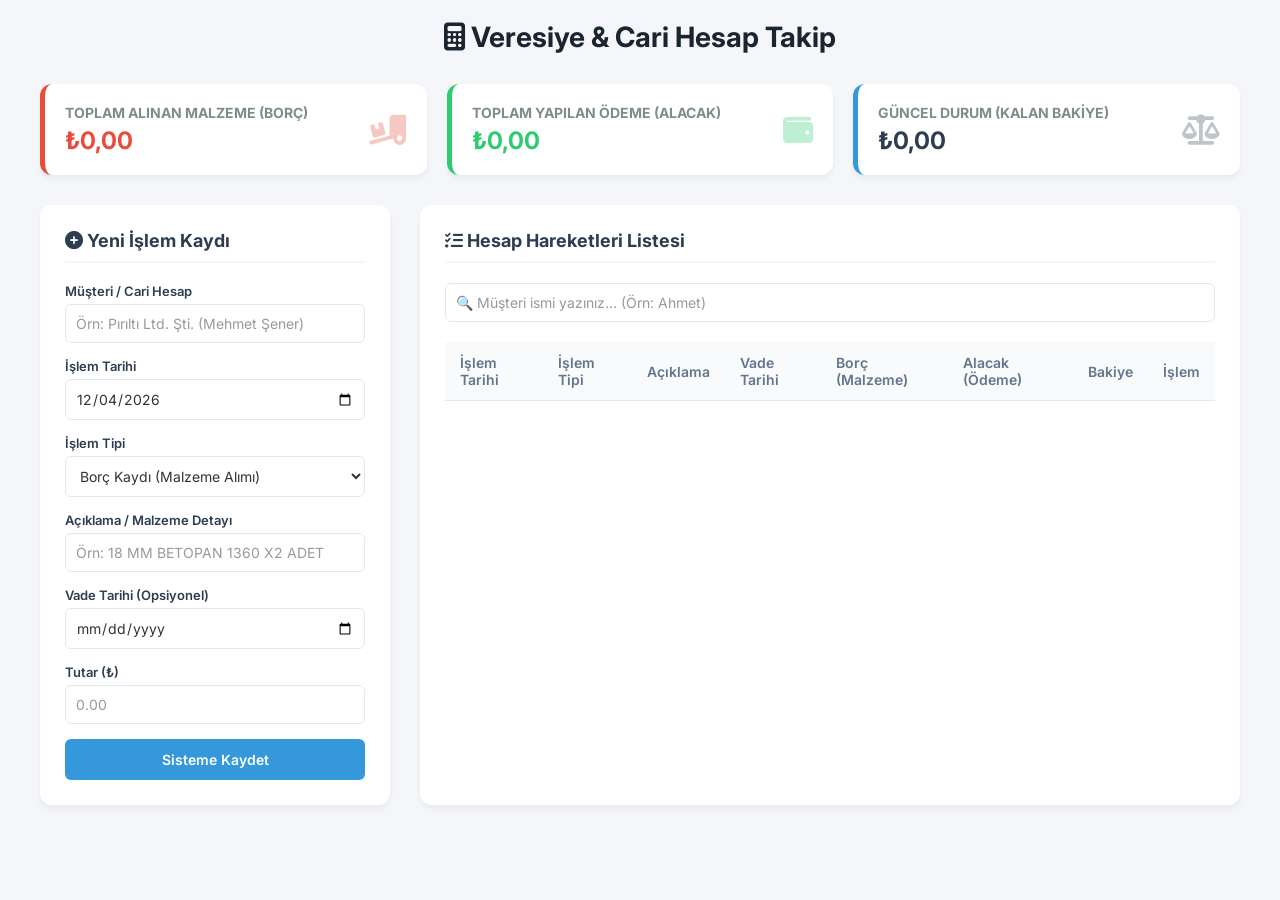
<file: ders-19/index.html>
<!DOCTYPE html>
<html lang="tr">
<head>
    <meta charset="UTF-8">
    <meta name="viewport" content="width=device-width, initial-scale=1.0">
    <title>Müşteri Veresiye & Cari Takip Sistemi</title>
    <link href="https://fonts.googleapis.com/css2?family=Inter:wght@300;400;500;600;700&display=swap" rel="stylesheet">
    <link rel="stylesheet" href="https://cdnjs.cloudflare.com/ajax/libs/font-awesome/6.4.0/css/all.min.css">
    
    <style>
        :root {
            --bg-color: #f4f6f9;
            --card-bg: #ffffff;
            --text-main: #2c3e50;
            --text-muted: #7f8c8d;
            --primary: #3498db;
            --success: #2ecc71;
            --danger: #e74c3c;
            --border-color: #e2e8f0;
        }

        * {
            box-sizing: border-box;
            margin: 0;
            padding: 0;
            font-family: 'Inter', sans-serif;
        }

        body {
            background-color: var(--bg-color);
            color: var(--text-main);
            padding: 20px;
        }

        .container {
            max-width: 1200px;
            margin: 0 auto;
        }

        header {
            margin-bottom: 30px;
            text-align: center;
        }

        header h1 {
            font-size: 28px;
            font-weight: 700;
            color: #1a252f;
        }

        /* Özet Kartları */
        .summary-cards {
            display: grid;
            grid-template-columns: repeat(auto-fit, minmax(250px, 1fr));
            gap: 20px;
            margin-bottom: 30px;
        }

        .card {
            background: var(--card-bg);
            padding: 20px;
            border-radius: 12px;
            box-shadow: 0 4px 6px rgba(0,0,0,0.05);
            display: flex;
            align-items: center;
            justify-content: space-between;
            border-left: 5px solid var(--primary);
        }

        .card.borc { border-left-color: var(--danger); }
        .card.alacak { border-left-color: var(--success); }
        .card.bakiye { border-left-color: var(--primary); }

        .card-details h3 {
            font-size: 14px;
            color: var(--text-muted);
            text-transform: uppercase;
            margin-bottom: 5px;
        }

        .card-details .amount {
            font-size: 24px;
            font-weight: 700;
        }

        .card-icon {
            font-size: 30px;
            opacity: 0.3;
        }

        /* Form ve Tablo Alanı */
        .main-content {
            display: grid;
            grid-template-columns: 1fr;
            gap: 30px;
        }

        @media(min-width: 992px) {
            .main-content {
                grid-template-columns: 350px 1fr;
            }
        }

        .panel {
            background: var(--card-bg);
            padding: 25px;
            border-radius: 12px;
            box-shadow: 0 4px 6px rgba(0,0,0,0.05);
        }

        .panel h2 {
            font-size: 18px;
            margin-bottom: 20px;
            padding-bottom: 10px;
            border-bottom: 2px solid var(--bg-color);
        }

        /* Form Elemanları */
        .form-group {
            margin-bottom: 15px;
        }

        .form-group label {
            display: block;
            font-size: 13px;
            font-weight: 600;
            margin-bottom: 5px;
        }

        .form-control {
            width: 100%;
            padding: 10px;
            border: 1px solid var(--border-color);
            border-radius: 6px;
            font-size: 14px;
            outline: none;
            transition: border 0.2s;
            background: white;
            color: #333;
        }

        .form-control::placeholder {
            color: #999;
            opacity: 1;
        }

        .form-control:focus {
            border-color: var(--primary);
            background: #fff;
        }

        .btn {
            display: inline-block;
            width: 100%;
            padding: 12px;
            background: var(--primary);
            color: #fff;
            border: none;
            border-radius: 6px;
            cursor: pointer;
            font-weight: 600;
            font-size: 14px;
            transition: background 0.2s;
            text-align: center;
        }

        .btn:hover {
            background: #2980b9;
        }

        /* Tablo Tasarımı */
        .table-responsive {
            overflow-x: auto;
        }

        table {
            width: 100%;
            border-collapse: collapse;
            text-align: left;
            font-size: 14px;
        }

        th, td {
            padding: 12px 15px;
            border-bottom: 1px solid var(--border-color);
        }

        th {
            background-color: #f8fafc;
            color: #64748b;
            font-weight: 600;
        }

        tr:hover {
            background-color: #f8fafc;
        }

        .text-danger { color: var(--danger); font-weight: 600; }
        .text-success { color: var(--success); font-weight: 600; }
        .text-bold { font-weight: 600; }

        .badge {
            padding: 4px 8px;
            border-radius: 4px;
            font-size: 11px;
            font-weight: 600;
            display: inline-block;
        }
        .badge-borc { background: #fde8e8; color: var(--danger); }
        .badge-alacak { background: #def7ec; color: var(--success); }

        .delete-btn {
            background: none;
            border: none;
            color: var(--text-muted);
            cursor: pointer;
            font-size: 16px;
        }
        .delete-btn:hover { color: var(--danger); }

        /* Modal Styling */
        .modal {
            display: none;
            position: fixed;
            z-index: 1000;
            left: 0;
            top: 0;
            width: 100%;
            height: 100%;
            background-color: rgba(0,0,0,0.4);
            animation: fadeIn 0.3s;
        }

        @keyframes fadeIn {
            from { opacity: 0; }
            to { opacity: 1; }
        }

        .modal-content {
            background-color: var(--card-bg);
            margin: 5% auto;
            padding: 30px;
            border-radius: 12px;
            box-shadow: 0 8px 16px rgba(0,0,0,0.2);
            max-width: 700px;
            animation: slideIn 0.3s;
        }

        @keyframes slideIn {
            from { transform: translateY(-50px); opacity: 0; }
            to { transform: translateY(0); opacity: 1; }
        }

        .modal-header {
            display: flex;
            justify-content: space-between;
            align-items: center;
            margin-bottom: 20px;
            border-bottom: 2px solid var(--border-color);
            padding-bottom: 10px;
        }

        .modal-header h2 {
            margin: 0;
            color: var(--primary);
        }

        .close-btn {
            font-size: 28px;
            font-weight: bold;
            color: var(--text-muted);
            cursor: pointer;
            border: none;
            background: none;
            padding: 0;
            width: 30px;
            height: 30px;
        }

        .close-btn:hover {
            color: var(--danger);
        }

        .modal-summary {
            display: grid;
            grid-template-columns: repeat(3, 1fr);
            gap: 15px;
            margin-bottom: 25px;
        }

        .modal-card {
            background: linear-gradient(135deg, #f5f7fa 0%, #c3cfe2 100%);
            padding: 15px;
            border-radius: 8px;
            text-align: center;
            border-left: 4px solid var(--primary);
        }

        .modal-card.borc {
            border-left-color: var(--danger);
            background: linear-gradient(135deg, #fde8e8 0%, #f9a8a8 100%);
        }

        .modal-card.alacak {
            border-left-color: var(--success);
            background: linear-gradient(135deg, #def7ec 0%, #a8e6a1 100%);
        }

        .modal-card.bakiye {
            border-left-color: var(--primary);
            background: linear-gradient(135deg, #e3f2fd 0%, #90caf9 100%);
        }

        .modal-card label {
            font-size: 12px;
            color: #666;
            display: block;
            margin-bottom: 5px;
            font-weight: 600;
            text-transform: uppercase;
        }

        .modal-card .amount {
            font-size: 20px;
            font-weight: 700;
            color: #333;
        }

        .modal-transactions {
            max-height: 400px;
            overflow-y: auto;
            margin-top: 20px;
        }

        .modal-transactions table {
            width: 100%;
            font-size: 12px;
        }

        .modal-transactions th, .modal-transactions td {
            padding: 8px 5px;
        }

        .musteri-link {
            color: var(--primary);
            cursor: pointer;
            font-weight: 600;
            text-decoration: underline;
        }

        .musteri-link:hover {
            color: #2980b9;
        }
    </style>
</head>
<body>

<div class="container">
    <header>
        <h1><i class="fa-solid fa-calculator"></i> Veresiye & Cari Hesap Takip</h1>
    </header>

    <div class="summary-cards">
        <div class="card borc">
            <div class="card-details">
                <h3>Toplam Alınan Malzeme (Borç)</h3>
                <div class="amount text-danger" id="totalBorc">0,00 ₺</div>
            </div>
            <div class="card-icon text-danger"><i class="fa-solid fa-truck-ramp-box"></i></div>
        </div>
        <div class="card alacak">
            <div class="card-details">
                <h3>Toplam Yapılan Ödeme (Alacak)</h3>
                <div class="amount text-success" id="totalAlacak">0,00 ₺</div>
            </div>
            <div class="card-icon text-success"><i class="fa-solid fa-wallet"></i></div>
        </div>
        <div class="card bakiye">
            <div class="card-details">
                <h3>Güncel Durum (Kalan Bakiye)</h3>
                <div class="amount" id="totalBakiye">0,00 ₺</div>
            </div>
            <div class="card-icon"><i class="fa-solid fa-scale-balanced"></i></div>
        </div>
    </div>

    <div class="main-content">
        <div class="panel">
            <h2><i class="fa-solid fa-plus-circle"></i> Yeni İşlem Kaydı</h2>
            <form id="transactionForm">
                <div class="form-group">
                    <label>Müşteri / Cari Hesap</label>
                    <input type="text" id="cariSecim" class="form-control" placeholder="Örn: Pırıltı Ltd. Şti. (Mehmet Şener)" required>
                </div>
                <div class="form-group">
                    <label>İşlem Tarihi</label>
                    <input type="date" id="islemTarihi" class="form-control" required>
                </div>
                <div class="form-group">
                    <label>İşlem Tipi</label>
                    <select id="islemTipi" class="form-control" required>
                        <option value="Borç Kaydı">Borç Kaydı (Malzeme Alımı)</option>
                        <option value="Gelen Havaleler">Gelen Havaleler (Ödeme/Alacak)</option>
                    </select>
                </div>
                <div class="form-group">
                    <label>Açıklama / Malzeme Detayı</label>
                    <input type="text" id="aciklama" class="form-control" placeholder="Örn: 18 MM BETOPAN 1360 X2 ADET" required>
                </div>
                <div class="form-group">
                    <label>Vade Tarihi (Opsiyonel)</label>
                    <input type="date" id="vadeTarihi" class="form-control">
                </div>
                <div class="form-group">
                    <label>Tutar (₺)</label>
                    <input type="number" step="0.01" id="tutar" class="form-control" placeholder="0.00" required>
                </div>
                <button type="submit" class="btn">Sisteme Kaydet</button>
            </form>
        </div>

        <div class="panel">
            <h2><i class="fa-solid fa-list-check"></i> Hesap Hareketleri Listesi</h2>
            <div class="form-group" style="margin-bottom: 20px;">
                <input type="text" id="searchCustomer" class="form-control" placeholder="🔍 Müşteri ismi yazınız... (Örn: Ahmet)" oninput="renderTable()">
            </div>
            <div class="table-responsive">
                <table>
                    <thead>
                        <tr>
                            <th>İşlem Tarihi</th>
                            <th>İşlem Tipi</th>
                            <th>Açıklama</th>
                            <th>Vade Tarihi</th>
                            <th>Borç (Malzeme)</th>
                            <th>Alacak (Ödeme)</th>
                            <th>Bakiye</th>
                            <th>İşlem</th>
                        </tr>
                    </thead>
                    <tbody id="transactionTableBody">
                    </tbody>
                </table>
            </div>
        </div>
    </div>
</div>

<!-- Modal Müşteri Detay Penceresi -->
<div id="customerModal" class="modal">
    <div class="modal-content">
        <div class="modal-header">
            <h2 id="modalCustomerName">Müşteri Detayları</h2>
            <button class="close-btn" onclick="closeModal()">&times;</button>
        </div>
        
        <div class="modal-summary">
            <div class="modal-card borc">
                <label>Toplam Borç</label>
                <div class="amount" id="modalTotalBorc">0,00 ₺</div>
            </div>
            <div class="modal-card alacak">
                <label>Toplam Ödeme</label>
                <div class="amount" id="modalTotalAlacak">0,00 ₺</div>
            </div>
            <div class="modal-card bakiye">
                <label>Kalan Bakiye</label>
                <div class="amount" id="modalTotalBakiye">0,00 ₺</div>
            </div>
        </div>

        <div class="modal-transactions">
            <h3 style="margin-bottom: 15px; color: var(--text-main);">İşlem Geçmişi</h3>
            <div class="table-responsive">
                <table>
                    <thead>
                        <tr style="background: #f0f0f0;">
                            <th>Tarih</th>
                            <th>Tipi</th>
                            <th>Açıklama</th>
                            <th>Borç</th>
                            <th>Alacak</th>
                        </tr>
                    </thead>
                    <tbody id="modalTransactionBody">
                    </tbody>
                </table>
            </div>
        </div>
    </div>
</div>

<script>
    let transactions = JSON.parse(localStorage.getItem('veresiye_data')) || [];

    document.getElementById('islemTarihi').valueAsDate = new Date();

    document.getElementById('transactionForm').addEventListener('submit', function(e) {
        e.preventDefault();

        const cariSecim = document.getElementById('cariSecim').value;
        const islemTarihi = formatDate(document.getElementById('islemTarihi').value);
        const islemTipi = document.getElementById('islemTipi').value;
        const aciklama = document.getElementById('aciklama').value;
        const vadeRaw = document.getElementById('vadeTarihi').value;
        const vadeTarihi = vadeRaw ? formatDate(vadeRaw) : '-';
        const tutar = parseFloat(document.getElementById('tutar').value);

        let borc = 0;
        let alacak = 0;

        if (islemTipi === "Borç Kaydı") {
            borc = tutar;
        } else {
            alacak = tutar;
        }

        const newTransaction = {
            id: Date.now(),
            cariSecim,
            islemTarihi,
            islemTipi,
            aciklama,
            vadeTarihi,
            borc,
            alacak
        };

        transactions.push(newTransaction);
        saveAndRender();
        
        // Formu temizle ve tarihi yenile
        document.getElementById('cariSecim').value = '';
        document.getElementById('aciklama').value = '';
        document.getElementById('vadeTarihi').value = '';
        document.getElementById('tutar').value = '';
        document.getElementById('islemTarihi').valueAsDate = new Date();
    });

    function deleteTransaction(id) {
        transactions = transactions.filter(t => t.id !== id);
        saveAndRender();
    }

    function saveAndRender() {
        localStorage.setItem('veresiye_data', JSON.stringify(transactions));
        renderTable();
    }

    function formatDate(dateString) {
        if (!dateString) return '-';
        const [year, month, day] = dateString.split('-');
        return `${day}.${month}.${year}`;
    }

    function formatMoney(amount) {
        return new Intl.NumberFormat('tr-TR', { style: 'currency', currency: 'TRY' }).format(amount);
    }

    function renderTable() {
        const tbody = document.getElementById('transactionTableBody');
        tbody.innerHTML = '';
        
        // Arama filtresini al
        const searchTerm = document.getElementById('searchCustomer').value.toLowerCase().trim();

        // Müşterileri gruplama
        const groupedByMuteri = {};
        transactions.forEach(t => {
            const musteri = t.cariSecim || "Pırıltı Ltd. Şti. (Mehmet Şener)";
            if (!groupedByMuteri[musteri]) {
                groupedByMuteri[musteri] = [];
            }
            groupedByMuteri[musteri].push(t);
        });

        // Müşterileri arama terimi ile filtrele ve sırala
        let musteriListesi = Object.keys(groupedByMuteri);
        
        if (searchTerm) {
            // Sadece aranan terimi içerenleri göster
            musteriListesi = musteriListesi.filter(m => m.toLowerCase().includes(searchTerm));
        } else {
            // Alfabetik sıralama
            musteriListesi.sort();
        }

        let totalBorcGenel = 0;
        let totalAlacakGenel = 0;
        let totalBakiyeGenel = 0;
        let sonucSayisi = 0;

        // Her müşteri için ayrı ayrı hesapla
        musteriListesi.forEach(musteri => {
            const musteriTransactions = groupedByMuteri[musteri];
            let musteriBorc = 0;
            let musteriAlacak = 0;
            let musteriBakiye = 0;

            musteriTransactions.forEach(t => {
                musteriBorc += t.borc;
                musteriAlacak += t.alacak;
                musteriBakiye += (t.borc - t.alacak);
            });

            totalBorcGenel += musteriBorc;
            totalAlacakGenel += musteriAlacak;
            totalBakiyeGenel += musteriBakiye;
            sonucSayisi++;

            // Müşteri başlığı (clickable)
            const headerRow = `
                <tr style="background-color: #dbeafe; font-weight: bold; border-top: 3px solid #3498db; cursor: pointer;" onclick="showCustomerModal('${musteri}')">
                    <td colspan="8"><i class="fa-solid fa-user"></i> <span class="musteri-link">${musteri}</span></td>
                </tr>
            `;
            tbody.innerHTML += headerRow;

            // Müşterinin işlemleri
            musteriTransactions.forEach(t => {
                const badgeClass = t.islemTipi === "Borç Kaydı" ? "badge-borc" : "badge-alacak";
                const row = `
                    <tr>
                        <td>${t.islemTarihi}</td>
                        <td><span class="badge ${badgeClass}">${t.islemTipi}</span></td>
                        <td>${t.aciklama}</td>
                        <td>${t.vadeTarihi}</td>
                        <td class="text-danger">${t.borc > 0 ? formatMoney(t.borc) : '0,00 ₺'}</td>
                        <td class="text-success">${t.alacak > 0 ? formatMoney(t.alacak) : '0,00 ₺'}</td>
                        <td class="text-bold">${formatMoney(musteriBakiye)}</td>
                        <td>
                            <button class="delete-btn" onclick="deleteTransaction(${t.id})">
                                <i class="fa-solid fa-trash-can"></i>
                            </button>
                        </td>
                    </tr>
                `;
                tbody.innerHTML += row;
            });

            // Müşteri özeti satırı
            const summaryRow = `
                <tr style="background-color: #f0f0f0; font-weight: bold;">
                    <td colspan="4"><strong>MÜŞTERI ÖZETI</strong></td>
                    <td class="text-danger"><strong>${formatMoney(musteriBorc)}</strong></td>
                    <td class="text-success"><strong>${formatMoney(musteriAlacak)}</strong></td>
                    <td class="text-bold"><strong>${formatMoney(musteriBakiye)}</strong></td>
                    <td></td>
                </tr>
            `;
            tbody.innerHTML += summaryRow;
        });

        // Sonuç bulunamadı mesajı
        if (searchTerm && sonucSayisi === 0) {
            const noResultRow = `
                <tr style="text-align: center; padding: 30px; color: var(--text-muted);">
                    <td colspan="8"><i class="fa-solid fa-search"></i> "<strong>${searchTerm}</strong>" için sonuç bulunamadı.</td>
                </tr>
            `;
            tbody.innerHTML = noResultRow;
        }

        // Üst kart istatistiklerini güncelle (genel toplamlar)
        document.getElementById('totalBorc').innerText = formatMoney(totalBorcGenel);
        document.getElementById('totalAlacak').innerText = formatMoney(totalAlacakGenel);
        
        const bakiyeElement = document.getElementById('totalBakiye');
        bakiyeElement.innerText = formatMoney(totalBakiyeGenel);
        
        if (totalBakiyeGenel > 0) {
            bakiyeElement.className = "amount text-danger";
        } else if (totalBakiyeGenel < 0) {
            bakiyeElement.className = "amount text-success";
        } else {
            bakiyeElement.className = "amount";
        }
    }

    renderTable();

    // Modal Fonksiyonları
    function showCustomerModal(musteriAdi) {
        const musteriTransactions = transactions.filter(t => (t.cariSecim || "Pırıltı Ltd. Şti. (Mehmet Şener)") === musteriAdi);
        
        let musteriBorc = 0;
        let musteriAlacak = 0;
        let musteriBakiye = 0;

        musteriTransactions.forEach(t => {
            musteriBorc += t.borc;
            musteriAlacak += t.alacak;
            musteriBakiye += (t.borc - t.alacak);
        });

        // Modal başlığını ve toplam değerleri güncelle
        document.getElementById('modalCustomerName').innerText = musteriAdi;
        document.getElementById('modalTotalBorc').innerText = formatMoney(musteriBorc);
        document.getElementById('modalTotalAlacak').innerText = formatMoney(musteriAlacak);
        document.getElementById('modalTotalBakiye').innerText = formatMoney(musteriBakiye);

        // Müşterinin işlemlerini listele
        const tbody = document.getElementById('modalTransactionBody');
        tbody.innerHTML = '';

        musteriTransactions.forEach(t => {
            const badgeClass = t.islemTipi === "Borç Kaydı" ? "badge-borc" : "badge-alacak";
            const row = `
                <tr>
                    <td>${t.islemTarihi}</td>
                    <td><span class="badge ${badgeClass}">${t.islemTipi}</span></td>
                    <td>${t.aciklama}</td>
                    <td style="color: var(--danger); font-weight: 600;">${t.borc > 0 ? formatMoney(t.borc) : '-'}</td>
                    <td style="color: var(--success); font-weight: 600;">${t.alacak > 0 ? formatMoney(t.alacak) : '-'}</td>
                </tr>
            `;
            tbody.innerHTML += row;
        });

        // Modal'ı göster
        document.getElementById('customerModal').style.display = 'block';
    }

    function closeModal() {
        document.getElementById('customerModal').style.display = 'none';
    }

    // Modal dışına tıklanırsa kapat
    window.onclick = function(event) {
        const modal = document.getElementById('customerModal');
        if (event.target === modal) {
            modal.style.display = 'none';
        }
    }

    // Arama input'u setup
    setTimeout(function() {
        const searchInput = document.getElementById('searchCustomer');
        if (searchInput) {
            searchInput.addEventListener('input', function() {
                renderTable();
            });
            // Başlangıçta da listen et
            searchInput.addEventListener('keydown', function() {
                renderTable();
            });
            searchInput.addEventListener('keyup', function() {
                renderTable();
            });
        }
    }, 100);
</script>

</body>
</html>
</file>
